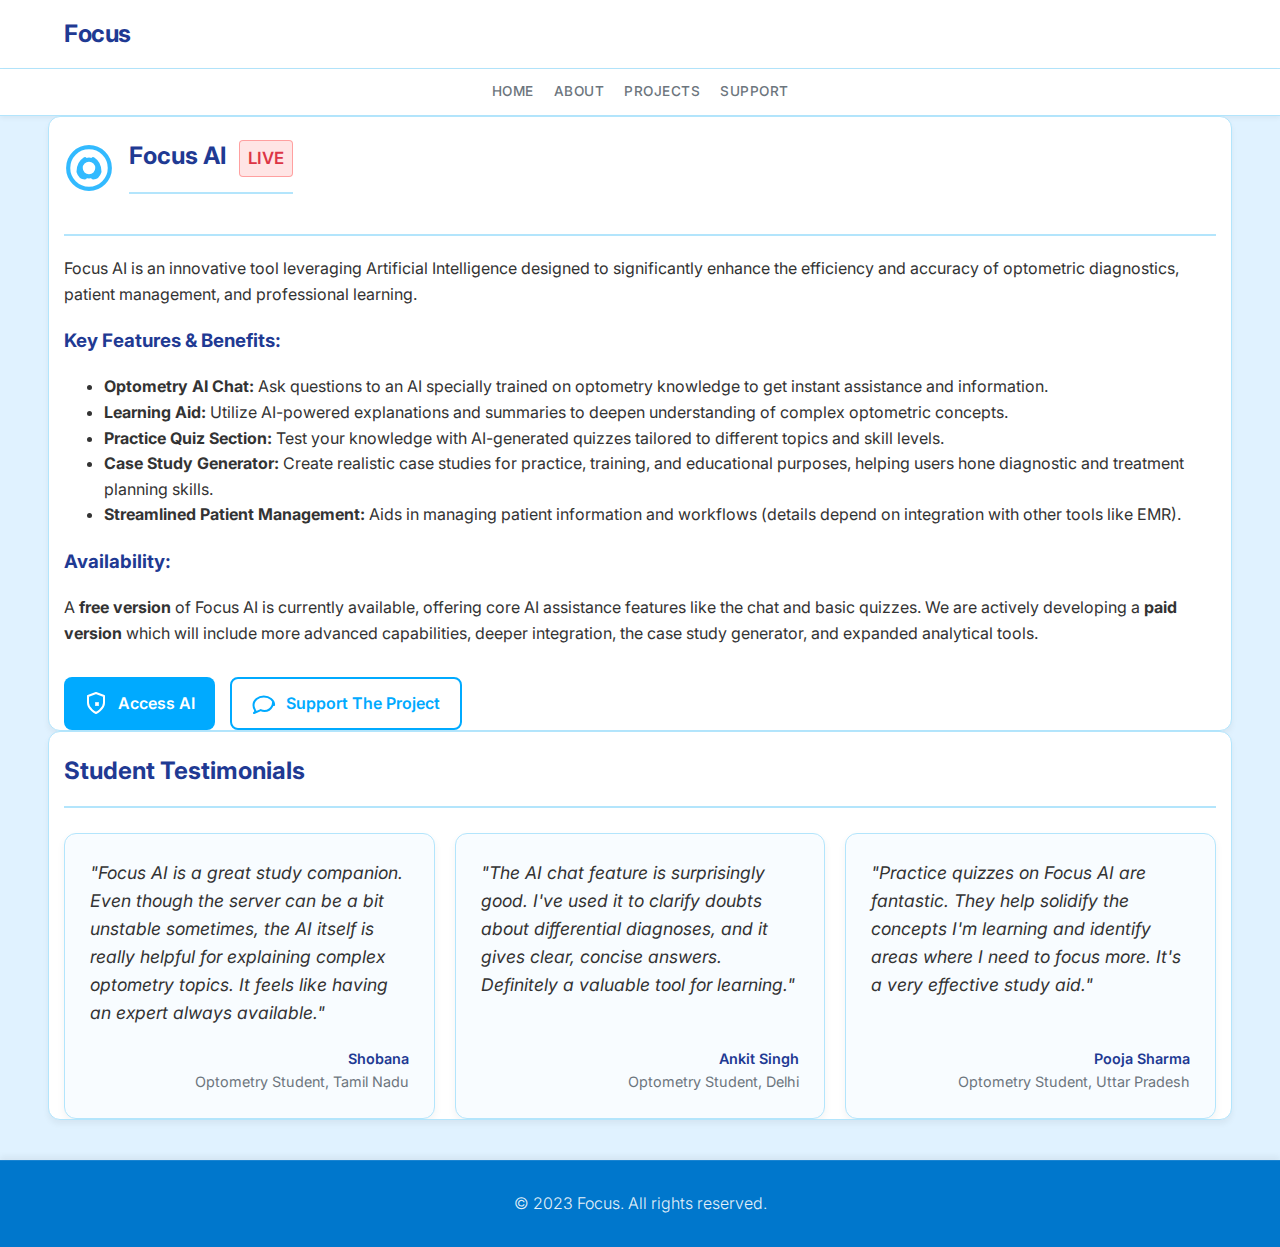
<file: focus-ai.html>
<!DOCTYPE html>
<html lang="en">
<head>
    <meta charset="UTF-8">
    <meta name="viewport" content="width=device-width, initial-scale=1.0">
    <title>Focus - Focus AI</title>
    <link rel="stylesheet" href="style.css">
    <!-- Link Google Font "Inter" -->
    <link rel="preconnect" href="https://fonts.googleapis.com">
    <link rel="preconnect" href="https://fonts.gstatic.com" crossorigin>
    <link href="https://fonts.googleapis.com/css2?family=Inter:wght@300;400;500;600;700&display=swap" rel="stylesheet">
    <script type="module" src="script.js"></script>
</head>
<body>

    <header>
        <div class="container">
            <div class="header-content">
                <div class="site-info">
                    <h1>Focus</h1>
                </div>
            </div>
        </div>
    </header>

    <div class="tab-navigation">
        <div class="container">
            <a href="index.html" class="tab-link">Home</a>
            <a href="index.html#intro" class="tab-link">About</a>
            <a href="index.html#projects-overview" class="tab-link">Projects</a>
            <a href="support.html" class="tab-link">Support</a>
        </div>
    </div>

    <main>
        <section id="focus-ai" class="project-section container">
            <div class="project-header">
                <!-- Updated SVG icon to match Focus AI -->
                <svg class="project-header-icon" xmlns="http://www.w3.org/2000/svg" viewBox="0 0 24 24" fill="none" stroke="currentColor" stroke-width="2" stroke-linecap="round" stroke-linejoin="round">
                    <path d="M12 2C6.48 2 2 6.48 2 12s4.48 10 10 10 10-4.48 10-10S17.52 2 12 2z"></path>
                    <circle cx="12" cy="12" r="4"></circle>
                    <path d="M10 16.5c-1.3 0-2.5-1-3-2.7 0-2.7 1-4.7 3-6"></path>
                    <path d="M14 16.5c1.3 0 2.5-1 3-2.7 0-2.7-1-4.7-3-6"></path>
                </svg>
                <h2>Focus AI <span class="project-category category-live">Live</span></h2>
            </div>

            <p>Focus AI is an innovative tool leveraging Artificial Intelligence designed to significantly enhance the efficiency and accuracy of optometric diagnostics, patient management, and professional learning.</p>

            <h3>Key Features & Benefits:</h3>
            <ul>
                <li><strong>Optometry AI Chat:</strong> Ask questions to an AI specially trained on optometry knowledge to get instant assistance and information.</li>
                <li><strong>Learning Aid:</strong> Utilize AI-powered explanations and summaries to deepen understanding of complex optometric concepts.</li>
                <li><strong>Practice Quiz Section:</strong> Test your knowledge with AI-generated quizzes tailored to different topics and skill levels.</li>
                <li><strong>Case Study Generator:</strong> Create realistic case studies for practice, training, and educational purposes, helping users hone diagnostic and treatment planning skills.</li>
                <li><strong>Streamlined Patient Management:</strong> Aids in managing patient information and workflows (details depend on integration with other tools like EMR).</li>
            </ul>

            <h3>Availability:</h3>
            <p>A <strong>free version</strong> of Focus AI is currently available, offering core AI assistance features like the chat and basic quizzes. We are actively developing a <strong>paid version</strong> which will include more advanced capabilities, deeper integration, the case study generator, and expanded analytical tools.</p>

            <div class="project-actions">
                <a href="https://focus-ai-lihsm.netlify.app/" class="action-button primary-button">
                    <svg xmlns="http://www.w3.org/2000/svg" width="24" height="24" viewBox="0 0 24 24" fill="none" stroke="currentColor" stroke-width="2" stroke-linecap="round" stroke-linejoin="round">
                        <path d="M12 22s8-4 8-10V5l-8-3-8 3v7c0 6 8 10 8 10z"></path>
                        <path d="M12 14l2-2"></path>
                        <path d="M12 12l2 2"></path>
                    </svg>
                    Access AI
                </a>
                <a href="support.html" class="action-button secondary-button">
                    <svg xmlns="http://www.w3.org/2000/svg" width="24" height="24" viewBox="0 0 24 24" fill="none" stroke="currentColor" stroke-width="2" stroke-linecap="round" stroke-linejoin="round">
                        <path d="M21 11.5a8.38 8.38 0 0 1-.9 3.8 8.5 8.5 0 0 1-7.6 4.7 8.38 8.38 0 0 1-3.8-.9L2 22l1.7-1.7c-.39-.43-.65-.89-.75-1.36a8.5 8.5 0 0 1-1.44-4.9c0-4.65 4.6-8.5 10.3-8.5s10.3 3.85 10.3 8.5z"></path>
                    </svg>
                    Support The Project
                </a>
            </div>
        </section>

        <section id="student-testimonials" class="container">
            <h2>Student Testimonials</h2>
            <div class="testimonials-grid">
                <div class="testimonial-card">
                    <div class="testimonial-quote">
                        "Focus AI is a great study companion. Even though the server can be a bit unstable sometimes, the AI itself is really helpful for explaining complex optometry topics. It feels like having an expert always available."
                    </div>
                    <div class="testimonial-author">
                        <span class="author-name">Shobana</span>
                        <span class="author-details">Optometry Student, Tamil Nadu</span>
                    </div>
                </div>
                <div class="testimonial-card">
                    <div class="testimonial-quote">
                        "The AI chat feature is surprisingly good. I've used it to clarify doubts about differential diagnoses, and it gives clear, concise answers. Definitely a valuable tool for learning."
                    </div>
                    <div class="testimonial-author">
                        <span class="author-name">Ankit Singh</span>
                        <span class="author-details">Optometry Student, Delhi</span>
                    </div>
                </div>
                <div class="testimonial-card">
                    <div class="testimonial-quote">
                        "Practice quizzes on Focus AI are fantastic. They help solidify the concepts I'm learning and identify areas where I need to focus more. It's a very effective study aid."
                    </div>
                    <div class="testimonial-author">
                        <span class="author-name">Pooja Sharma</span>
                        <span class="author-details">Optometry Student, Uttar Pradesh</span>
                    </div>
                </div>
            </div>
        </section>
    </main>

    <footer>
        <div class="container">
            <p>&copy; 2023 Focus. All rights reserved.</p>
        </div>
    </footer>

</body>
</html>
</file>
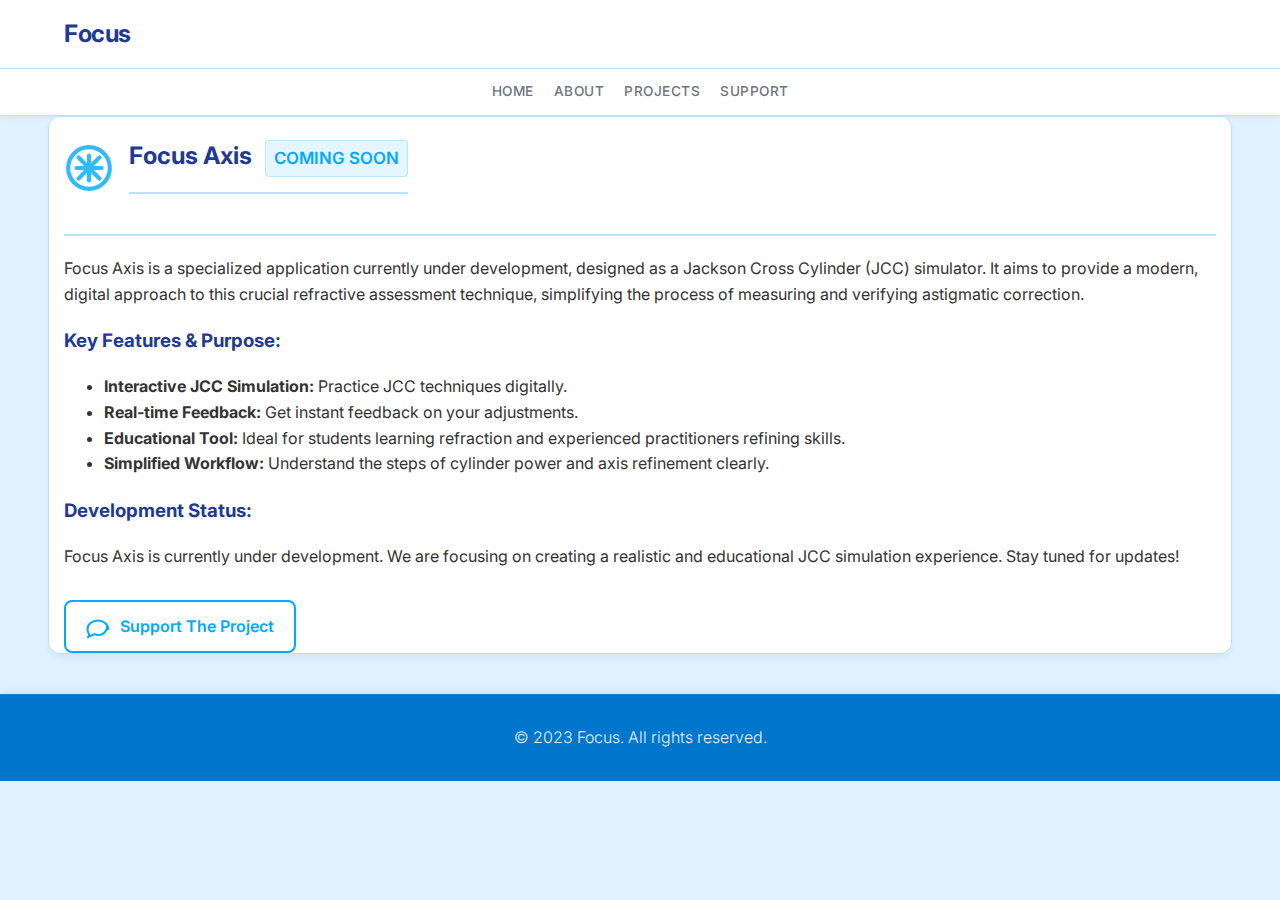
<file: focus-axis.html>
<!DOCTYPE html>
<html lang="en">
<head>
    <meta charset="UTF-8">
    <meta name="viewport" content="width=device-width, initial-scale=1.0">
    <title>Focus - Focus Axis</title>
    <link rel="stylesheet" href="style.css">
    <!-- Link Google Font "Inter" -->
    <link rel="preconnect" href="https://fonts.googleapis.com">
    <link rel="preconnect" href="https://fonts.gstatic.com" crossorigin>
    <link href="https://fonts.googleapis.com/css2?family=Inter:wght@300;400;500;600;700&display=swap" rel="stylesheet">
    <script type="module" src="script.js"></script>
</head>
<body>

    <header>
        <div class="container">
            <div class="header-content">
                <div class="site-info">
                    <h1>Focus</h1>
                </div>
            </div>
        </div>
    </header>

    <div class="tab-navigation">
        <div class="container">
            <a href="index.html" class="tab-link">Home</a>
            <a href="index.html#intro" class="tab-link">About</a>
            <a href="index.html#projects-overview" class="tab-link">Projects</a>
            <a href="support.html" class="tab-link">Support</a>
        </div>
    </div>

    <main>
        <section id="focus-axis" class="project-section container">
            <div class="project-header">
                <!-- Updated SVG icon to match Focus Axis -->
                <svg class="project-header-icon" xmlns="http://www.w3.org/2000/svg" viewBox="0 0 24 24" fill="none" stroke="currentColor" stroke-width="2" stroke-linecap="round" stroke-linejoin="round">
                    <circle cx="12" cy="12" r="10"></circle>
                    <line x1="6" y1="12" x2="18" y2="12"></line>
                    <line x1="12" y1="6" x2="12" y2="18"></line>
                    <line x1="17" y1="7" x2="7" y2="17"></line>
                    <line x1="7" y1="7" x2="17" y2="17"></line>
                </svg>
                <h2>Focus Axis <span class="project-category category-upcoming">Coming Soon</span></h2>
            </div>
            <p>Focus Axis is a specialized application currently under development, designed as a Jackson Cross Cylinder (JCC) simulator. It aims to provide a modern, digital approach to this crucial refractive assessment technique, simplifying the process of measuring and verifying astigmatic correction.</p>

            <h3>Key Features & Purpose:</h3>
            <ul>
                <li><strong>Interactive JCC Simulation:</strong> Practice JCC techniques digitally.</li>
                <li><strong>Real-time Feedback:</strong> Get instant feedback on your adjustments.</li>
                <li><strong>Educational Tool:</strong> Ideal for students learning refraction and experienced practitioners refining skills.</li>
                <li><strong>Simplified Workflow:</strong> Understand the steps of cylinder power and axis refinement clearly.</li>
            </ul>

            <h3>Development Status:</h3>
            <p>Focus Axis is currently under development. We are focusing on creating a realistic and educational JCC simulation experience. Stay tuned for updates!</p>

            <div class="project-actions">
                <a href="support.html" class="action-button secondary-button">
                   <svg xmlns="http://www.w3.org/2000/svg" width="24" height="24" viewBox="0 0 24 24" fill="none" stroke="currentColor" stroke-width="2" stroke-linecap="round" stroke-linejoin="round">
                       <path d="M21 11.5a8.38 8.38 0 0 1-.9 3.8 8.5 8.5 0 0 1-7.6 4.7 8.38 8.38 0 0 1-3.8-.9L2 22l1.7-1.7c-.39-.43-.65-.89-.75-1.36a8.5 8.5 0 0 1-1.44-4.9c0-4.65 4.6-8.5 10.3-8.5s10.3 3.85 10.3 8.5z"></path>
                   </svg>
                   Support The Project
               </a>
           </div>
        </section>
    </main>

    <footer>
        <div class="container">
            <p>&copy; 2023 Focus. All rights reserved.</p>
        </div>
    </footer>

</body>
</html>
</file>
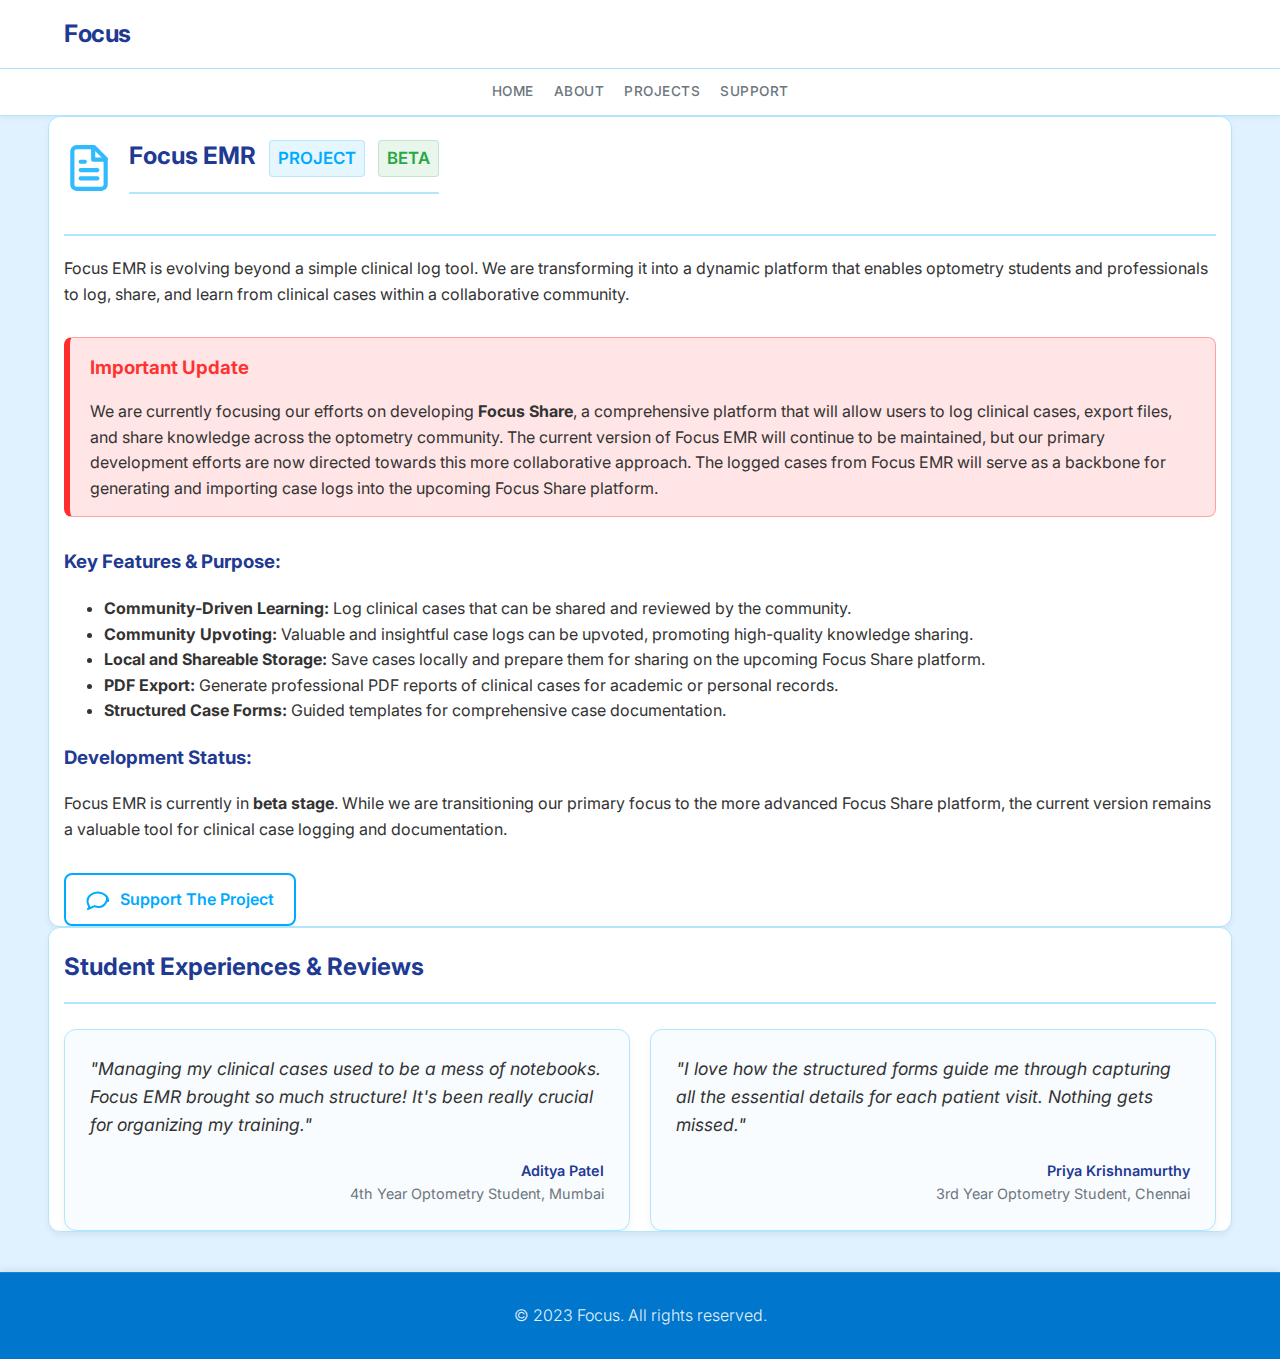
<file: focus-emr.html>
<!DOCTYPE html>
<html lang="en">
<head>
    <meta charset="UTF-8">
    <meta name="viewport" content="width=device-width, initial-scale=1.0">
    <title>Focus - Focus EMR</title>
    <link rel="stylesheet" href="style.css">
    <!-- Link Google Font "Inter" -->
    <link rel="preconnect" href="https://fonts.googleapis.com">
    <link rel="preconnect" href="https://fonts.gstatic.com" crossorigin>
    <link href="https://fonts.googleapis.com/css2?family=Inter:wght@300;400;500;600;700&display=swap" rel="stylesheet">
    <script type="module" src="script.js"></script>
</head>
<body>

    <header>
        <div class="container">
            <div class="header-content">
                <div class="site-info">
                    <h1>Focus</h1>
                </div>
            </div>
        </div>
    </header>

    <div class="tab-navigation">
        <div class="container">
            <a href="index.html" class="tab-link">Home</a>
            <a href="index.html#intro" class="tab-link">About</a>
            <a href="index.html#projects-overview" class="tab-link">Projects</a>
            <a href="support.html" class="tab-link">Support</a>
        </div>
    </div>

    <main>
        <section id="focus-emr" class="project-section container">
            <div class="project-header">
                <!-- Updated SVG icon to match Focus EMR on index.html -->
                <svg class="project-header-icon" xmlns="http://www.w3.org/2000/svg" viewBox="0 0 24 24" fill="none" stroke="currentColor" stroke-width="2" stroke-linecap="round" stroke-linejoin="round"><path d="M14.5 2H6a2 2 0 0 0-2 2v16a2 2 0 0 0 2 2h12a2 2 0 0 0 2-2V7.5L14.5 2z"></path><polyline points="14 2 14 8 20 8"></polyline><line x1="16" y1="13" x2="8" y2="13"></line><line x1="16" y1="17" x2="8" y2="17"></line><line x1="10" y1="9" x2="8" y2="9"></line></svg>
                <h2>Focus EMR <span class="project-category category-project">Project</span> <span class="project-category category-beta">Beta</span></h2>
            </div>
            <p>Focus EMR is evolving beyond a simple clinical log tool. We are transforming it into a dynamic platform that enables optometry students and professionals to log, share, and learn from clinical cases within a collaborative community.</p>

            <div class="important-note">
                <h3>Important Update</h3>
                <p>We are currently focusing our efforts on developing <strong>Focus Share</strong>, a comprehensive platform that will allow users to log clinical cases, export files, and share knowledge across the optometry community. The current version of Focus EMR will continue to be maintained, but our primary development efforts are now directed towards this more collaborative approach. The logged cases from Focus EMR will serve as a backbone for generating and importing case logs into the upcoming Focus Share platform.</p>
            </div>

            <h3>Key Features & Purpose:</h3>
            <ul>
                <li><strong>Community-Driven Learning:</strong> Log clinical cases that can be shared and reviewed by the community.</li>
                <li><strong>Community Upvoting:</strong> Valuable and insightful case logs can be upvoted, promoting high-quality knowledge sharing.</li>
                <li><strong>Local and Shareable Storage:</strong> Save cases locally and prepare them for sharing on the upcoming Focus Share platform.</li>
                <li><strong>PDF Export:</strong> Generate professional PDF reports of clinical cases for academic or personal records.</li>
                <li><strong>Structured Case Forms:</strong> Guided templates for comprehensive case documentation.</li>
            </ul>

            <h3>Development Status:</h3>
            <p>Focus EMR is currently in <strong>beta stage</strong>. While we are transitioning our primary focus to the more advanced Focus Share platform, the current version remains a valuable tool for clinical case logging and documentation.</p>

             <div class="project-actions">
                 <!-- No Access tool button as it's in Beta and linked from elsewhere maybe -->
                 <a href="support.html" class="action-button secondary-button">
                    <svg xmlns="http://www.w3.org/2000/svg" width="24" height="24" viewBox="0 0 24 24" fill="none" stroke="currentColor" stroke-width="2" stroke-linecap="round" stroke-linejoin="round">
                        <path d="M21 11.5a8.38 8.38 0 0 1-.9 3.8 8.5 8.5 0 0 1-7.6 4.7 8.38 8.38 0 0 1-3.8-.9L2 22l1.7-1.7c-.39-.43-.65-.89-.75-1.36a8.5 8.5 0 0 1-1.44-4.9c0-4.65 4.6-8.5 10.3-8.5s10.3 3.85 10.3 8.5z"></path>
                    </svg>
                    Support The Project
                </a>
            </div>
        </section>

        <section id="student-experiences" class="container">
            <h2>Student Experiences & Reviews</h2>
            <div class="testimonials-grid">
                <div class="testimonial-card">
                    <div class="testimonial-quote">
                        "Managing my clinical cases used to be a mess of notebooks. Focus EMR brought so much structure! It's been really crucial for organizing my training."
                    </div>
                    <div class="testimonial-author">
                        <span class="author-name">Aditya Patel</span>
                        <span class="author-details">4th Year Optometry Student, Mumbai</span>
                    </div>
                </div>
                <div class="testimonial-card">
                    <div class="testimonial-quote">
                        "I love how the structured forms guide me through capturing all the essential details for each patient visit. Nothing gets missed."
                    </div>
                    <div class="testimonial-author">
                        <span class="author-name">Priya Krishnamurthy</span>
                        <span class="author-details">3rd Year Optometry Student, Chennai</span>
                    </div>
                </div>
            </div>
        </section>
    </main>

    <footer>
        <div class="container">
            <p>&copy; 2023 Focus. All rights reserved.</p>
        </div>
    </footer>

</body>
</html>
</file>
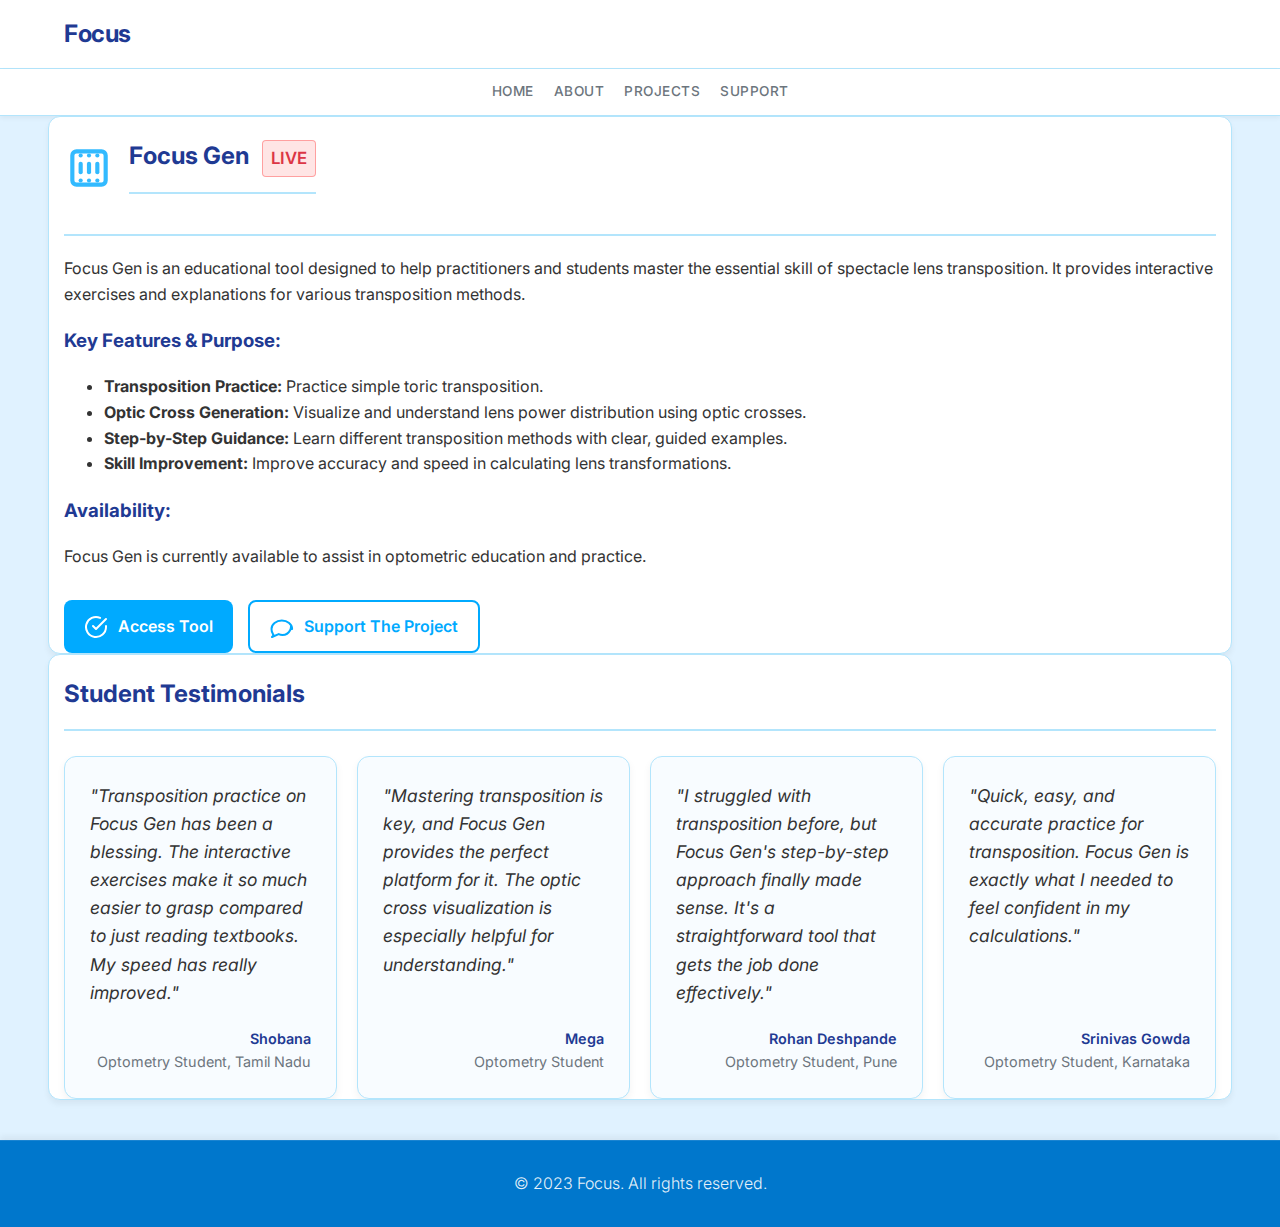
<file: focus-gen.html>
<!DOCTYPE html>
<html lang="en">
<head>
    <meta charset="UTF-8">
    <meta name="viewport" content="width=device-width, initial-scale=1.0">
    <title>Focus - Focus Gen</title>
    <link rel="stylesheet" href="style.css">
    <!-- Link Google Font "Inter" -->
    <link rel="preconnect" href="https://fonts.googleapis.com">
    <link rel="preconnect" href="https://fonts.gstatic.com" crossorigin>
    <link href="https://fonts.googleapis.com/css2?family=Inter:wght@300;400;500;600;700&display=swap" rel="stylesheet">
    <script type="module" src="script.js"></script>
</head>
<body>

    <header>
        <div class="container">
            <div class="header-content">
                <div class="site-info">
                    <h1>Focus</h1>
                </div>
            </div>
        </div>
    </header>

    <div class="tab-navigation">
        <div class="container">
            <a href="index.html" class="tab-link">Home</a>
            <a href="index.html#intro" class="tab-link">About</a>
            <a href="index.html#projects-overview" class="tab-link">Projects</a>
            <a href="support.html" class="tab-link">Support</a>
        </div>
    </div>

    <main>
        <section id="focus-gen" class="project-section container">
            <div class="project-header">
                <!-- Updated SVG icon to match Focus Gen on index.html -->
                <svg class="project-header-icon" xmlns="http://www.w3.org/2000/svg" viewBox="0 0 24 24" fill="none" stroke="currentColor" stroke-width="2" stroke-linecap="round" stroke-linejoin="round">
                    <rect x="4" y="4" width="16" height="16" rx="2" ry="2"></rect>
                    <line x1="8" y1="14" x2="8" y2="10"></line>
                    <line x1="12" y1="14" x2="12" y2="10"></line>
                    <line x1="16" y1="14" x2="16" y2="10"></line>
                    <line x1="8" y1="18" x2="8" y2="18"></line>
                    <line x1="12" y1="18" x2="12" y2="18"></line>
                    <line x1="16" y1="18" x2="16" y2="18"></line>
                    <line x1="8" y1="6" x2="8" y2="6"></line>
                    <line x1="12" y1="6" x2="12" y2="6"></line>
                    <line x1="16" y1="6" x2="16" y2="6"></line>
                </svg>
                <h2>Focus Gen <span class="project-category category-live">Live</span></h2>
            </div>

            <p>Focus Gen is an educational tool designed to help practitioners and students master the essential skill of spectacle lens transposition. It provides interactive exercises and explanations for various transposition methods.</p>

            <h3>Key Features & Purpose:</h3>
            <ul>
                <li><strong>Transposition Practice:</strong> Practice simple toric transposition.</li>
                <li><strong>Optic Cross Generation:</strong> Visualize and understand lens power distribution using optic crosses.</li>
                <li><strong>Step-by-Step Guidance:</strong> Learn different transposition methods with clear, guided examples.</li>
                <li><strong>Skill Improvement:</strong> Improve accuracy and speed in calculating lens transformations.</li>
            </ul>

            <h3>Availability:</h3>
            <p>Focus Gen is currently available to assist in optometric education and practice.</p>

            <div class="project-actions">
                <a href="https://focusgen.netlify.app/" class="action-button primary-button">
                    <svg xmlns="http://www.w3.org/2000/svg" width="24" height="24" viewBox="0 0 24 24" fill="none" stroke="currentColor" stroke-width="2" stroke-linecap="round" stroke-linejoin="round">
                        <path d="M22 11.08V12a10 10 0 1 1-5.93-9.14"></path>
                        <polyline points="22 4 12 14.01 9 11.01"></polyline>
                    </svg>
                    Access Tool
                </a>
                <a href="support.html" class="action-button secondary-button">
                    <svg xmlns="http://www.w3.org/2000/svg" width="24" height="24" viewBox="0 0 24 24" fill="none" stroke="currentColor" stroke-width="2" stroke-linecap="round" stroke-linejoin="round">
                        <path d="M21 11.5a8.38 8.38 0 0 1-.9 3.8 8.5 8.5 0 0 1-7.6 4.7 8.38 8.38 0 0 1-3.8-.9L2 22l1.7-1.7c-.39-.43-.65-.89-.75-1.36a8.5 8.5 0 0 1-1.44-4.9c0-4.65 4.6-8.5 10.3-8.5s10.3 3.85 10.3 8.5z"></path>
                    </svg>
                    Support The Project
                </a>
            </div>
        </section>

        <section id="student-testimonials" class="container">
            <h2>Student Testimonials</h2>
            <div class="testimonials-grid">
                <div class="testimonial-card">
                    <div class="testimonial-quote">
                        "Transposition practice on Focus Gen has been a blessing. The interactive exercises make it so much easier to grasp compared to just reading textbooks. My speed has really improved."
                    </div>
                    <div class="testimonial-author">
                        <span class="author-name">Shobana</span>
                        <span class="author-details">Optometry Student, Tamil Nadu</span>
                    </div>
                </div>
                <div class="testimonial-card">
                    <div class="testimonial-quote">
                        "Mastering transposition is key, and Focus Gen provides the perfect platform for it. The optic cross visualization is especially helpful for understanding."
                    </div>
                    <div class="testimonial-author">
                        <span class="author-name">Mega</span>
                        <span class="author-details">Optometry Student</span>
                    </div>
                </div>
                <div class="testimonial-card">
                    <div class="testimonial-quote">
                        "I struggled with transposition before, but Focus Gen's step-by-step approach finally made sense. It's a straightforward tool that gets the job done effectively."
                    </div>
                    <div class="testimonial-author">
                        <span class="author-name">Rohan Deshpande</span>
                        <span class="author-details">Optometry Student, Pune</span>
                    </div>
                </div>
                <div class="testimonial-card">
                    <div class="testimonial-quote">
                        "Quick, easy, and accurate practice for transposition. Focus Gen is exactly what I needed to feel confident in my calculations."
                    </div>
                    <div class="testimonial-author">
                        <span class="author-name">Srinivas Gowda</span>
                        <span class="author-details">Optometry Student, Karnataka</span>
                    </div>
                </div>
            </div>
        </section>
    </main>

    <footer>
        <div class="container">
            <p>&copy; 2023 Focus. All rights reserved.</p>
        </div>
    </footer>

</body>
</html>
</file>
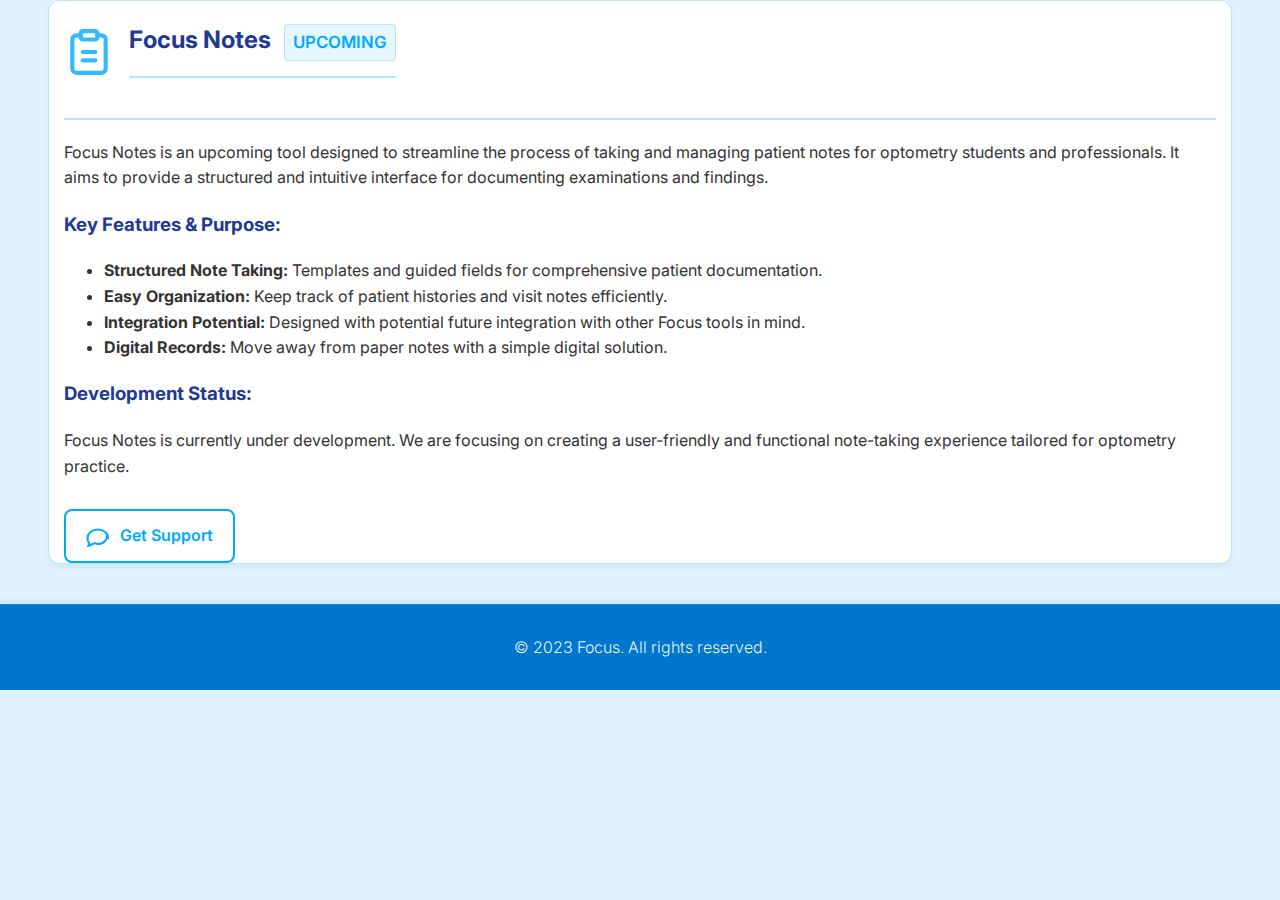
<file: focus-notes.html>
<!DOCTYPE html>
<html lang="en">
<head>
    <meta charset="UTF-8">
    <meta name="viewport" content="width=device-width, initial-scale=1.0">
    <title>Focus - Focus Notes</title>
    <link rel="stylesheet" href="style.css">
    <!-- Link Google Font "Inter" -->
    <link rel="preconnect" href="https://fonts.googleapis.com">
    <link rel="preconnect" href="https://fonts.gstatic.com" crossorigin>
    <link href="https://fonts.googleapis.com/css2?family=Inter:wght@300;400;500;600;700&display=swap" rel="stylesheet">
    <script type="module" src="script.js"></script>
</head>
<body>
    <main>
        <section id="focus-notes" class="project-section container">
            <div class="project-header">
                <!-- Updated SVG icon to match Focus Notes -->
                <svg class="project-header-icon" xmlns="http://www.w3.org/2000/svg" viewBox="0 0 24 24" fill="none" stroke="currentColor" stroke-width="2" stroke-linecap="round" stroke-linejoin="round"><path d="M16 4h2a2 2 0 0 1 2 2v14a2 2 0 0 1-2 2H6a2 2 0 0 1-2-2V6a2 2 0 0 1 2-2h2"></path><rect x="8" y="2" width="8" height="4" rx="1" ry="1"></rect><line x1="9" y1="12" x2="15" y2="12"></line><line x1="9" y1="16" x2="15" y2="16"></line></svg>
                <h2>Focus Notes <span class="project-category category-upcoming">Upcoming</span></h2>
            </div>
            <p>Focus Notes is an upcoming tool designed to streamline the process of taking and managing patient notes for optometry students and professionals. It aims to provide a structured and intuitive interface for documenting examinations and findings.</p>

            <h3>Key Features & Purpose:</h3>
            <ul>
                <li><strong>Structured Note Taking:</strong> Templates and guided fields for comprehensive patient documentation.</li>
                <li><strong>Easy Organization:</strong> Keep track of patient histories and visit notes efficiently.</li>
                <li><strong>Integration Potential:</strong> Designed with potential future integration with other Focus tools in mind.</li>
                <li><strong>Digital Records:</strong> Move away from paper notes with a simple digital solution.</li>
            </ul>

            <h3>Development Status:</h3>
            <p>Focus Notes is currently under development. We are focusing on creating a user-friendly and functional note-taking experience tailored for optometry practice.</p>

            <!-- Removed Visit and Learn More button as it's an upcoming project -->
             <div class="project-actions">
                <a href="support.html" class="action-button secondary-button">
                   <svg xmlns="http://www.w3.org/2000/svg" width="24" height="24" viewBox="0 0 24 24" fill="none" stroke="currentColor" stroke-width="2" stroke-linecap="round" stroke-linejoin="round">
                       <path d="M21 11.5a8.38 8.38 0 0 1-.9 3.8 8.5 8.5 0 0 1-7.6 4.7 8.38 8.38 0 0 1-3.8-.9L2 22l1.7-1.7c-.39-.43-.65-.89-.75-1.36a8.5 8.5 0 0 1-1.44-4.9c0-4.65 4.6-8.5 10.3-8.5s10.3 3.85 10.3 8.5z"></path>
                   </svg>
                   Get Support
               </a>
           </div>
        </section>
    </main>

    <footer>
        <div class="container">
            <p>&copy; 2023 Focus. All rights reserved.</p>
        </div>
    </footer>
</body>
</html>
</file>
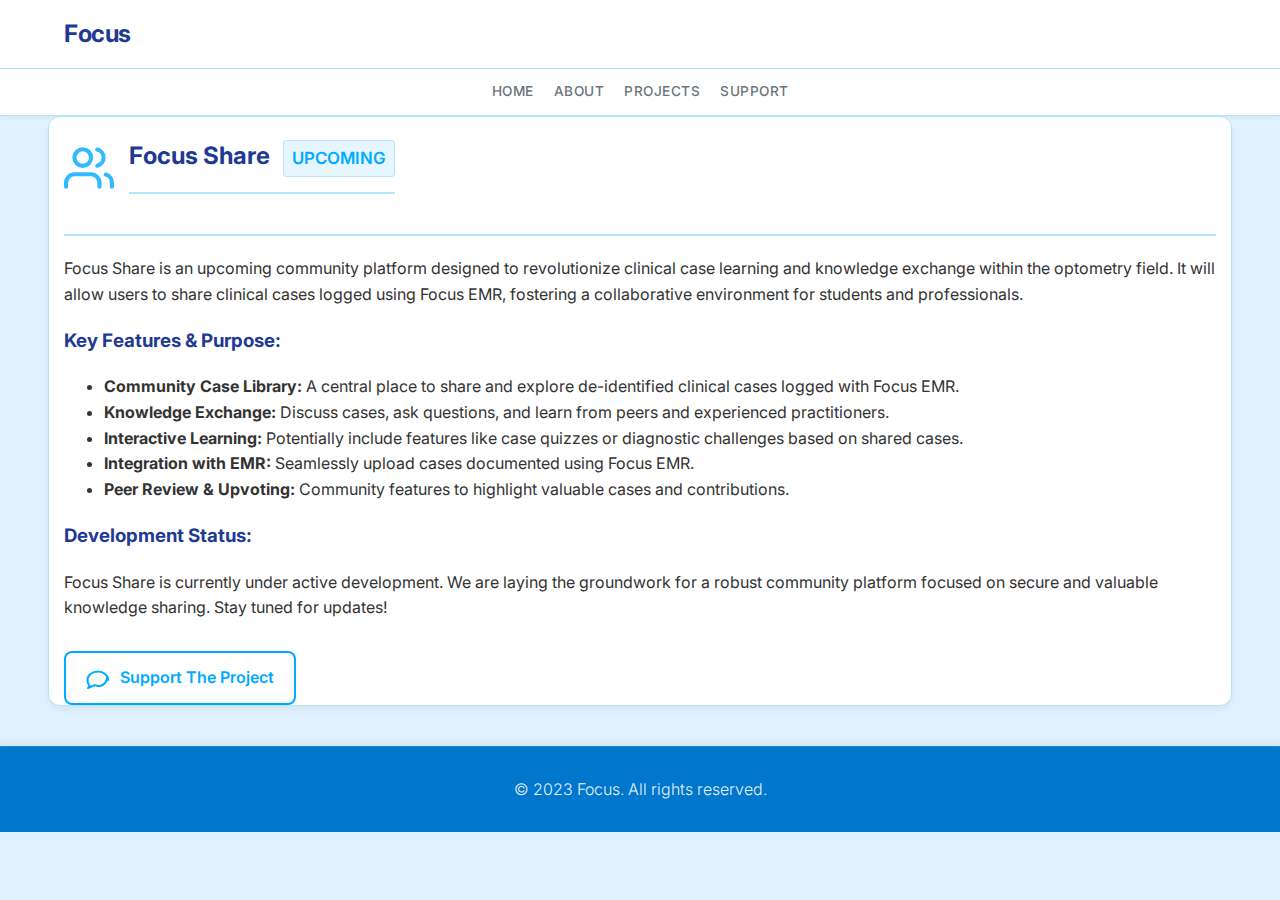
<file: focus-share.html>
<!DOCTYPE html>
<html lang="en">
<head>
    <meta charset="UTF-8">
    <meta name="viewport" content="width=device-width, initial-scale=1.0">
    <title>Focus - Focus Share</title>
    <link rel="stylesheet" href="style.css">
    <!-- Link Google Font "Inter" -->
    <link rel="preconnect" href="https://fonts.googleapis.com">
    <link rel="preconnect" href="https://fonts.gstatic.com" crossorigin>
    <link href="https://fonts.googleapis.com/css2?family=Inter:wght@300;400;500;600;700&display=swap" rel="stylesheet">
    <script type="module" src="script.js"></script>
</head>
<body>

    <header>
        <div class="container">
            <div class="header-content">
                <div class="site-info">
                    <h1>Focus</h1>
                </div>
            </div>
        </div>
    </header>

    <div class="tab-navigation">
        <div class="container">
            <a href="index.html" class="tab-link">Home</a>
            <a href="index.html#intro" class="tab-link">About</a>
            <a href="index.html#projects-overview" class="tab-link">Projects</a>
            <a href="support.html" class="tab-link">Support</a>
        </div>
    </div>

    <main>
        <section id="focus-share" class="project-section container">
            <div class="project-header">
                <!-- SVG icon for Focus Share (Community/Users) -->
                <svg class="project-header-icon" xmlns="http://www.w3.org/2000/svg" viewBox="0 0 24 24" fill="none" stroke="currentColor" stroke-width="2" stroke-linecap="round" stroke-linejoin="round">
                    <path d="M17 21v-2a4 4 0 0 0-4-4H5a4 4 0 0 0-4 4v2"></path>
                    <circle cx="9" cy="7" r="4"></circle>
                    <path d="M23 21v-2a4 4 0 0 0-3-3.87"></path>
                    <path d="M16 3.13a4 4 0 0 1 0 7.75"></path>
                </svg>
                <h2>Focus Share <span class="project-category category-upcoming">Upcoming</span></h2>
            </div>
            <p>Focus Share is an upcoming community platform designed to revolutionize clinical case learning and knowledge exchange within the optometry field. It will allow users to share clinical cases logged using Focus EMR, fostering a collaborative environment for students and professionals.</p>

            <h3>Key Features & Purpose:</h3>
            <ul>
                <li><strong>Community Case Library:</strong> A central place to share and explore de-identified clinical cases logged with Focus EMR.</li>
                <li><strong>Knowledge Exchange:</strong> Discuss cases, ask questions, and learn from peers and experienced practitioners.</li>
                <li><strong>Interactive Learning:</strong> Potentially include features like case quizzes or diagnostic challenges based on shared cases.</li>
                <li><strong>Integration with EMR:</strong> Seamlessly upload cases documented using Focus EMR.</li>
                <li><strong>Peer Review & Upvoting:</strong> Community features to highlight valuable cases and contributions.</li>
            </ul>

            <h3>Development Status:</h3>
            <p>Focus Share is currently under active development. We are laying the groundwork for a robust community platform focused on secure and valuable knowledge sharing. Stay tuned for updates!</p>

            <div class="project-actions">
                <a href="support.html" class="action-button secondary-button">
                   <svg xmlns="http://www.w3.org/2000/svg" width="24" height="24" viewBox="0 0 24 24" fill="none" stroke="currentColor" stroke-width="2" stroke-linecap="round" stroke-linejoin="round">
                       <path d="M21 11.5a8.38 8.38 0 0 1-.9 3.8 8.5 8.5 0 0 1-7.6 4.7 8.38 8.38 0 0 1-3.8-.9L2 22l1.7-1.7c-.39-.43-.65-.89-.75-1.36a8.5 8.5 0 0 1-1.44-4.9c0-4.65 4.6-8.5 10.3-8.5s10.3 3.85 10.3 8.5z"></path>
                   </svg>
                   Support The Project
               </a>
           </div>
        </section>
    </main>

    <footer>
        <div class="container">
            <p>&copy; 2023 Focus. All rights reserved.</p>
        </div>
    </footer>

</body>
</html>
</file>
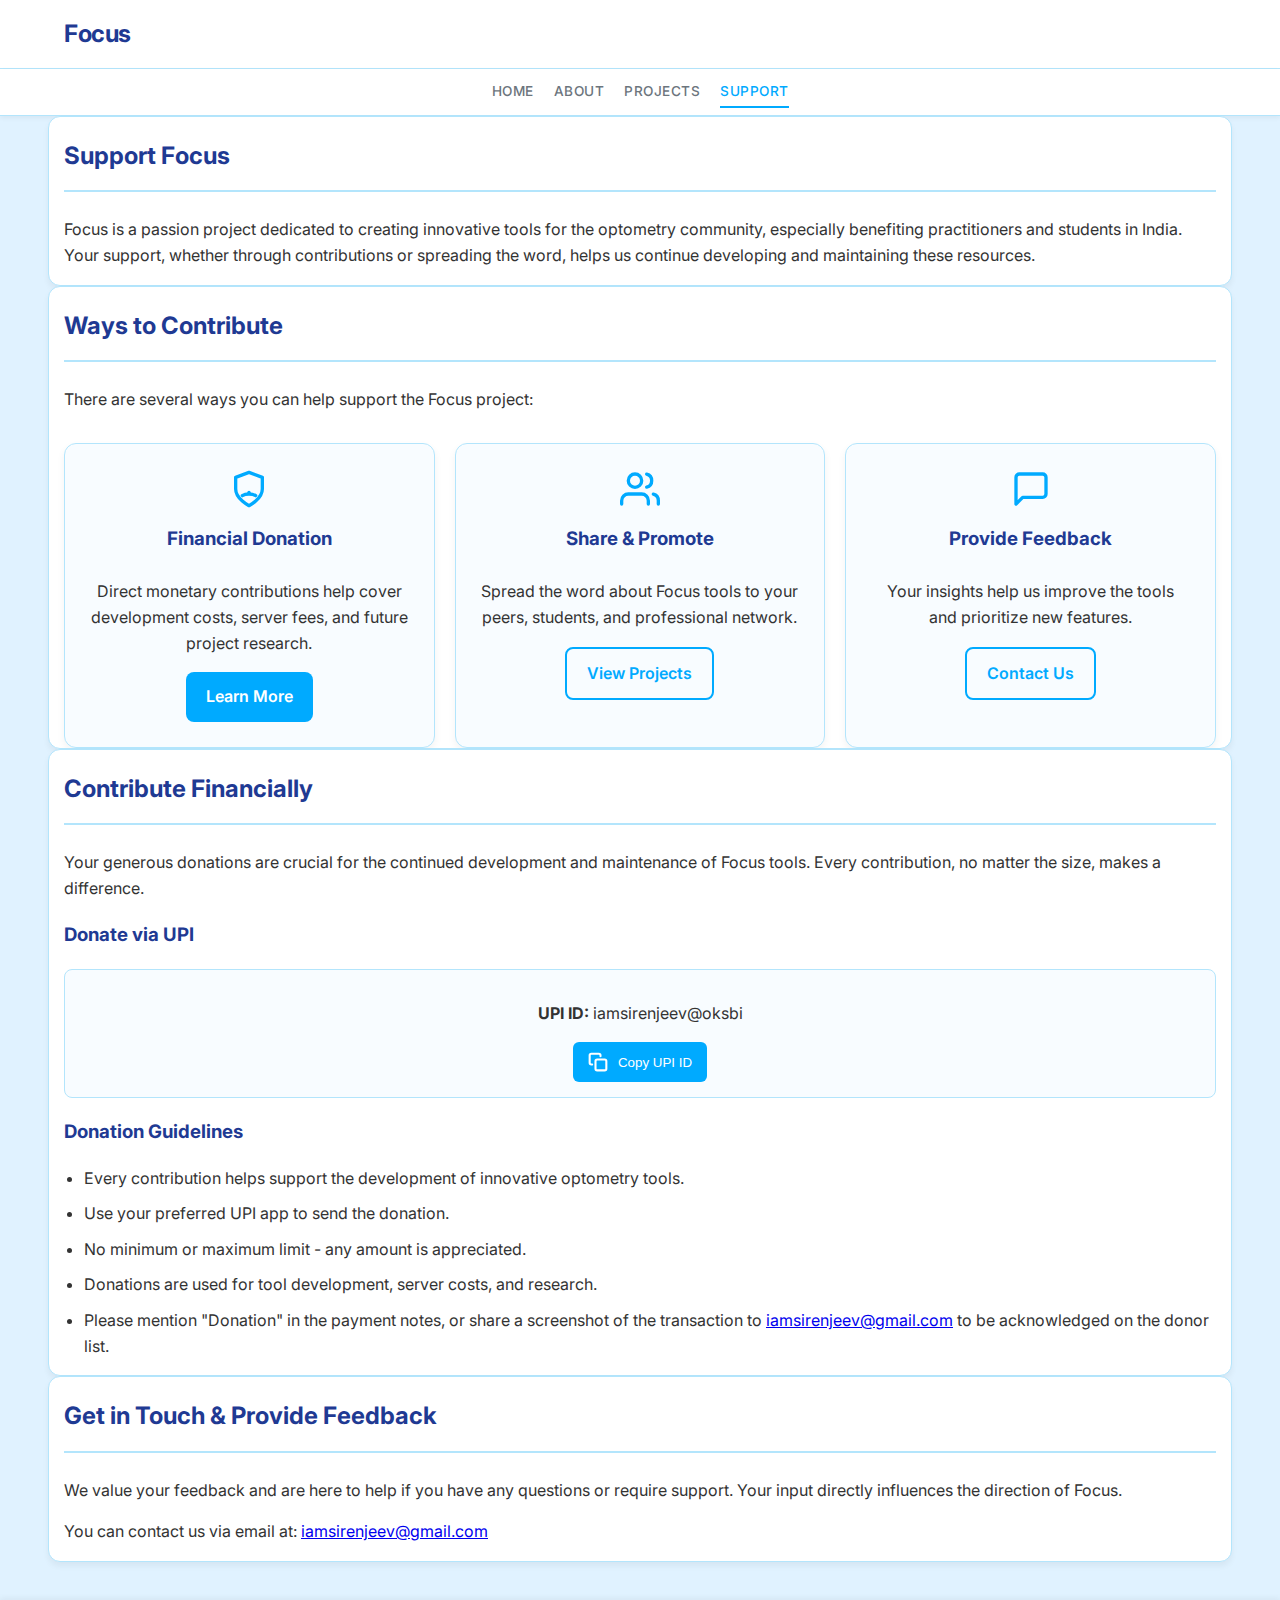
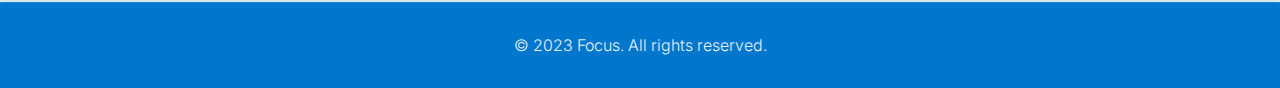
<file: support.html>
<!DOCTYPE html>
<html lang="en">
<head>
    <meta charset="UTF-8">
    <meta name="viewport" content="width=device-width, initial-scale=1.0">
    <title>Focus - Support & Contributions</title>
    <link rel="stylesheet" href="style.css">
    <!-- Link Google Font "Inter" -->
    <link rel="preconnect" href="https://fonts.googleapis.com">
    <link rel="preconnect" href="https://fonts.gstatic.com" crossorigin>
    <link href="https://fonts.googleapis.com/css2?family=Inter:wght@300;400;500;600;700&display=swap" rel="stylesheet">
    <script type="module" src="script.js"></script>
</head>
<body>

    <header>
        <div class="container">
            <div class="header-content">
                <div class="site-info">
                    <h1>Focus</h1>
                </div>
            </div>
        </div>
    </header>

    <div class="tab-navigation">
        <div class="container">
            <a href="index.html" class="tab-link">Home</a>
            <a href="index.html#intro" class="tab-link">About</a>
            <a href="index.html#projects-overview" class="tab-link">Projects</a>
            <a href="support.html" class="tab-link current-page">Support</a>
        </div>
    </div>

    <main>
        <section id="support-page-intro" class="container">
            <h2>Support Focus</h2>
            <p>Focus is a passion project dedicated to creating innovative tools for the optometry community, especially benefiting practitioners and students in India. Your support, whether through contributions or spreading the word, helps us continue developing and maintaining these resources.</p>
        </section>

        <section id="contribute-ways" class="container">
            <h2>Ways to Contribute</h2>
            <p>There are several ways you can help support the Focus project:</p>

            <div class="contribution-options">
                <div class="contribution-card">
                     <svg xmlns="http://www.w3.org/2000/svg" width="40" height="40" viewBox="0 0 24 24" fill="none" stroke="currentColor" stroke-width="2" stroke-linecap="round" stroke-linejoin="round">
                        <path d="M12 22s8-4 8-10V5l-8-3-8 3v7c0 6 8 10 8 10z"></path>
                        <line x1="12" y1="14" x2="12" y2="14"></line>
                        <path d="M16 16s-1.5-1-4-1-4 1-4 1"></path>
                     </svg>
                    <h3>Financial Donation</h3>
                    <p>Direct monetary contributions help cover development costs, server fees, and future project research.</p>
                    <a href="#donate-info" class="action-button primary-button small-button">Learn More</a>
                </div>
                 <div class="contribution-card">
                    <svg xmlns="http://www.w3.org/2000/svg" width="40" height="40" viewBox="0 0 24 24" fill="none" stroke="currentColor" stroke-width="2" stroke-linecap="round" stroke-linejoin="round">
                        <path d="M17 21v-2a4 4 0 0 0-4-4H5a4 4 0 0 0-4 4v2"></path>
                        <circle cx="9" cy="7" r="4"></circle>
                        <path d="M23 21v-2a4 4 0 0 0-3-3.87"></path>
                        <path d="M16 3.13a4 4 0 0 1 0 7.75"></path>
                    </svg>
                    <h3>Share & Promote</h3>
                    <p>Spread the word about Focus tools to your peers, students, and professional network.</p>
                     <a href="index.html#projects-overview" class="action-button secondary-button small-button">View Projects</a>
                </div>
                 <div class="contribution-card">
                     <svg xmlns="http://www.w3.org/2000/svg" width="40" height="40" viewBox="0 0 24 24" fill="none" stroke="currentColor" stroke-width="2" stroke-linecap="round" stroke-linejoin="round">
                         <path d="M21 15a2 2 0 0 1-2 2H7l-4 4V5a2 2 0 0 1 2-2h14a2 2 0 0 1 2 2z"></path>
                     </svg>
                    <h3>Provide Feedback</h3>
                    <p>Your insights help us improve the tools and prioritize new features.</p>
                     <a href="#contact-info" class="action-button secondary-button small-button">Contact Us</a>
                </div>
            </div>
        </section>

         <section id="donate-info" class="container">
            <h2>Contribute Financially</h2>
            <p>Your generous donations are crucial for the continued development and maintenance of Focus tools. Every contribution, no matter the size, makes a difference.</p>
             <div class="donation-info-section">
                 <div class="donation-upi">
                     <h3>Donate via UPI</h3>
                     <div class="upi-details">
                         <p><strong>UPI ID:</strong> iamsirenjeev@oksbi</p>
                         <button id="copy-upi" class="copy-button">
                             <svg xmlns="http://www.w3.org/2000/svg" width="20" height="20" viewBox="0 0 24 24" fill="none" stroke="currentColor" stroke-width="2" stroke-linecap="round" stroke-linejoin="round">
                                 <rect x="9" y="9" width="13" height="13" rx="2" ry="2"></rect>
                                 <path d="M5 15H4a2 2 0 0 1-2-2V4a2 2 0 0 1 2-2h9a2 2 0 0 1 2 2v1"></path>
                             </svg>
                             Copy UPI ID
                         </button>
                     </div>
                 </div>
                 <div class="donation-guidelines">
                     <h3>Donation Guidelines</h3>
                     <ul>
                         <li>Every contribution helps support the development of innovative optometry tools.</li>
                         <li>Use your preferred UPI app to send the donation.</li>
                         <li>No minimum or maximum limit - any amount is appreciated.</li>
                         <li>Donations are used for tool development, server costs, and research.</li>
                         <li>Please mention "Donation" in the payment notes, or share a screenshot of the transaction to <a href="mailto:iamsirenjeev@gmail.com">iamsirenjeev@gmail.com</a> to be acknowledged on the donor list.</li>
                     </ul>
                 </div>
             </div>
        </section>

        <section id="contact-info" class="container">
            <h2>Get in Touch & Provide Feedback</h2>
            <p>We value your feedback and are here to help if you have any questions or require support. Your input directly influences the direction of Focus.</p>
            <p>You can contact us via email at: <a href="mailto:iamsirenjeev@gmail.com">iamsirenjeev@gmail.com</a></p>
        </section>

    </main>

    <footer>
        <div class="container">
            <p>&copy; 2023 Focus. All rights reserved.</p>
        </div>
    </footer>

</body>
</html>
</file>
<file: style.css>
body {
    font-family: 'Inter', 'Segoe UI', Tahoma, Geneva, Verdana, sans-serif;
    line-height: 1.6;
    margin: 0;
    background-color: #e0f2ff;
    color: #1f3a93;
    scroll-behavior: smooth;
}

main {
    margin-bottom: 40px;
}

.container {
    width: 90%;
    max-width: 1280px;
    margin: auto;
    overflow: hidden;
    padding: 0 15px;
}

header {
    background-color: #ffffff;
    box-shadow: 0 2px 10px rgba(0,0,0,0.05);
    padding: 15px 0;
    border-bottom: 1px solid #b3e5fc;
}

header .container {
    display: flex;
    justify-content: space-between;
    align-items: center;
}

.site-info h1 {
    margin: 0;
    font-size: 1.5em;
    font-weight: 700;
    color: #1f3a93;
    letter-spacing: -0.5px;
}

.tab-navigation {
    background-color: #ffffff;
    box-shadow: 0 2px 5px rgba(0,0,0,0.05);
    border-bottom: 1px solid #b3e5fc;
}

.tab-navigation .container {
    display: flex;
    justify-content: center;
    gap: 20px;
    padding: 12px 15px;
    flex-wrap: wrap;
}

.tab-link {
    color: #6c757d;
    text-decoration: none;
    font-weight: 500;
    text-transform: uppercase;
    font-size: 0.85em;
    letter-spacing: 0.5px;
    transition: color 0.3s ease;
    position: relative;
}

.tab-link:hover,
.tab-link.current-page {
    color: #00aaff;
}

.tab-link.current-page::after {
    content: '';
    position: absolute;
    bottom: -5px;
    left: 0;
    width: 100%;
    height: 2px;
    background-color: #00aaff;
}

.donate-tab {
    color: #28a745;
    font-weight: 600;
}

#vision-card-section {
    background: linear-gradient(135deg, #ffffff, #e0f2ff);
    border: 1px solid #b3e5fc;
    border-radius: 12px;
    box-shadow: 0 10px 30px rgba(0,0,0,0.08);
    text-align: center;
    padding: 50px 15px;
    margin-top: 30px;
}

.vision-card {
    display: flex;
    flex-direction: column;
    align-items: center;
    gap: 25px;
}

.vision-card-svg {
    width: 100%;
    max-width: 300px;
    height: auto;
    color: #00aaff;
    opacity: 0.9;
    position: relative;
    overflow: hidden;
}

.vision-card-svg circle,
.vision-card-svg path,
.vision-card-svg line {
    z-index: 1;
    position: relative;
}

.vision-card-svg .shine-layer {
    position: absolute;
    top: 0;
    left: 0;
    width: 100%;
    height: 100%;
    pointer-events: none;
    animation: svg-shine 4s infinite linear;
}

@keyframes svg-shine {
    0% { transform: translateX(-100%); }
    100% { transform: translateX(100%); }
}

.pupil.pulse {
    transform-origin: center;
    animation: pulse 2s infinite ease-in-out;
}

@keyframes pulse {
    0% { transform: scale(1); opacity: 0.8; }
    50% { transform: scale(1.05); opacity: 1; }
    100% { transform: scale(1); opacity: 0.8; }
}

.light-ray {
    stroke-dasharray: 500;
    stroke-dashoffset: 500;
    animation: draw-ray 3s ease-in-out infinite;
    animation-delay: 0.5s;
}

@keyframes draw-ray {
    0% { stroke-dashoffset: 500; }
    50% { stroke-dashoffset: 0; }
    100% { stroke-dashoffset: -500; }
}

.radiate-line {
    opacity: 0.6;
    transform-origin: center;
    animation: radiate 2s infinite ease-out;
}

.radiate-line:nth-child(3) { animation-delay: 0.1s; }
.radiate-line:nth-child(4) { animation-delay: 0.2s; }
.radiate-line:nth-child(5) { animation-delay: 0.3s; }
.radiate-line:nth-child(6) { animation-delay: 0.4s; }

@keyframes radiate {
    0% { opacity: 0.6; transform: scale(1); }
    50% { opacity: 1; transform: scale(1.2); }
    100% { opacity: 0.6; transform: scale(1); }
}

.vision-card-text h2 {
    color: #1f3a93;
    margin: 0;
    font-size: 1.8em;
    font-weight: 700;
    letter-spacing: -0.5px;
}

.project-list {
    display: grid;
    grid-template-columns: repeat(auto-fit, minmax(250px, 1fr));
    gap: 20px;
    margin-top: 30px;
}

.project-link {
    display: flex;
    align-items: center;
    background-color: #ffffff;
    border: 1px solid #b3e5fc;
    border-radius: 10px;
    padding: 15px 20px;
    text-decoration: none;
    color: #1f3a93;
    transition: all 0.3s ease;
    box-shadow: 0 4px 6px rgba(0,0,0,0.05);
}

.project-link:hover {
    transform: translateY(-5px);
    box-shadow: 0 6px 12px rgba(0,0,0,0.1);
    border-color: #00aaff;
}

.project-icon {
    width: 30px;
    height: 30px;
    margin-right: 15px;
    stroke: #00aaff;
}

.project-arrow {
    margin-left: auto;
    color: #6c757d;
}

section {
    background-color: #ffffff;
    border: 1px solid #b3e5fc;
    border-radius: 12px;
    box-shadow: 0 4px 6px rgba(0,0,0,0.05);
    padding: 40px;
}

.section-separator {
    width: 100%;
    max-width: 800px;
    height: 1px;
    background-color: #b3e5fc;
    margin: 40px auto;
}

#intro,
#projects-overview,
#user-stats,
#founder,
#donations {
    margin-bottom: 0;
    margin-top: 0;
}

#intro,
#projects-overview,
#user-stats {
    text-align: center;
}

section h2 {
    color: #1f3a93;
    border-bottom: 2px solid #b3e5fc;
    padding-bottom: 15px;
    margin-bottom: 25px;
}

#intro h2,
#projects-overview h2,
#user-stats h2,
#donations h2,
#founder h2,
#vision-card-section h2 {
    text-align: center;
}

footer {
    background-color: #0077cc;
    color: #ffffff;
    padding: 30px 0;
    text-align: center;
    box-shadow: 0 -4px 6px rgba(0,0,0,0.05);
    border-top: 1px solid rgba(255,255,255,0.1);
    margin-top: 40px;
}

footer .container {
    display: flex;
    flex-direction: column;
    align-items: center;
}

footer p {
    margin: 0;
    font-weight: 300;
    opacity: 0.9;
}

.project-link .project-icon {
    width: 30px;
    height: 30px;
    margin-right: 15px;
    stroke: #00aaff;
    stroke-width: 2;
}

.project-link:hover .project-icon {
    stroke: #0077cc;
}

.project-header {
    display: flex;
    align-items: center;
    gap: 15px;
    margin-bottom: 20px;
    border-bottom: 2px solid #b3e5fc;
    padding-bottom: 15px;
}

.project-header-icon {
    width: 50px;
    height: 50px;
    color: #00aaff;
    opacity: 0.8;
}

.project-category {
    display: inline-block;
    padding: 4px 8px;
    border-radius: 4px;
    font-size: 0.7em;
    font-weight: 600;
    margin-left: 8px;
    text-transform: uppercase;
}

.category-project {
    background-color: rgba(0, 170, 255, 0.1);
    color: #00aaff;
    border: 1px solid rgba(0, 170, 255, 0.2);
}

.category-beta {
    background-color: rgba(40, 167, 69, 0.1);
    color: #28a745;
    border: 1px solid rgba(40, 167, 69, 0.2);
}

.category-upcoming {
    background-color: rgba(0, 170, 255, 0.1);
    color: #00aaff;
    border: 1px solid rgba(0, 170, 255, 0.2);
}

.category-live {
    background-color: rgba(255, 0, 0, 0.1);
    color: #dc3545;
    border: 1px solid rgba(255, 0, 0, 0.3);
}

.project-actions {
    display: flex;
    gap: 15px;
    margin-top: 30px;
    flex-wrap: wrap;
}

.action-button {
    display: flex;
    align-items: center;
    gap: 10px;
    padding: 12px 20px;
    text-decoration: none;
    border-radius: 8px;
    font-weight: 600;
    transition: all 0.3s ease;
}

.primary-button {
    background-color: #00aaff;
    color: white;
}

.secondary-button {
    background-color: transparent;
    border: 2px solid #00aaff;
    color: #00aaff;
}

.primary-button:hover {
    background-color: #0077cc;
}

.secondary-button:hover {
    background-color: #00aaff;
    color: white;
}

.action-button svg {
    stroke: currentColor;
}

.primary-button svg {
    stroke: white;
}

.secondary-button svg {
    stroke: #00aaff;
}

.secondary-button:hover svg {
    stroke: white;
}

.donate-button-section {
    background-color: #00aaff;
    color: white;
    overflow: hidden;
    position: relative;
    z-index: 1;
}

.donate-button-section:hover {
    background-color: #0077cc;
}

.donate-button-section svg {
     stroke: white;
}

.donate-button-section::before {
    content: '';
    position: absolute;
    top: 0;
    left: -75%;
    width: 50%;
    height: 100%;
    background: linear-gradient(
        to right,
        rgba(255, 255, 255, 0) 0%,
        rgba(255, 255, 255, 0.3) 75%,
        rgba(255, 255, 255, 0) 100%
    );
    transform: skewX(-25deg);
    z-index: 2;
    animation: shine 3s infinite linear;
}

@keyframes shine {
    0% {
        left: -75%;
    }
    100% {
        left: 125%;
    }
}

.stats-cards {
    display: grid;
    grid-template-columns: repeat(auto-fit, minmax(200px, 1fr));
    gap: 20px;
    margin-top: 30px;
    text-align: center;
}

.stat-card {
    background-color: #ffffff;
    border: 1px solid #b3e5fc;
    border-radius: 10px;
    padding: 20px;
    box-shadow: 0 4px 6px rgba(0,0,0,0.05);
    display: flex;
    flex-direction: column;
    align-items: center;
}

.stat-icon svg {
    width: 40px;
    height: 40px;
    color: #00aaff;
    margin-bottom: 10px;
}

.stat-value {
    font-size: 2em;
    font-weight: 700;
    color: #1f3a93;
    margin-bottom: 5px;
}

.stat-label {
    font-size: 0.9em;
    color: #6c757d;
    text-transform: uppercase;
    letter-spacing: 0.5px;
}

#founder {
    text-align: center;
}

.founder-content {
    display: flex;
    flex-direction: column;
    align-items: center;
    gap: 30px;
}

.founder-image {
    width: 150px;
    height: 150px;
    border-radius: 50%;
    object-fit: cover;
    border: 5px solid #00aaff;
    box-shadow: 0 5px 15px rgba(0,0,0,0.1);
    flex-shrink: 0;
}

#founder p {
    font-size: 1.1em;
    color: #333;
    text-align: left;
    max-width: 700px;
    margin: 0 auto;
}

@media (min-width: 768px) {
    .founder-content {
        flex-direction: row;
        text-align: left;
        gap: 40px;
    }

    #founder p {
        text-align: left;
        margin: 0;
    }
}

#donations {
    text-align: center;
    padding-bottom: 60px;
}

.donor-list {
    margin-top: 20px;
    text-align: left;
    display: inline-block;
    width: 100%;
    max-width: 600px;
    margin-left: auto;
    margin-right: auto;
}

.donor-list table {
    width: 100%;
    border-collapse: collapse;
    background-color: #ffffff;
    border: 1px solid #b3e5fc;
    border-radius: 8px;
    overflow: hidden;
    box-shadow: 0 2px 4px rgba(0,0,0,0.05);
}

.donor-list th, .donor-list td {
    padding: 12px 15px;
    text-align: left;
    border-bottom: 1px solid #e0f2ff;
}

.donor-list th {
    background-color: #00aaff;
    color: white;
    font-weight: 600;
    text-transform: uppercase;
    font-size: 0.9em;
}

.donor-list tbody tr:nth-child(even) {
    background-color: #f8fcff;
}

.donor-list td {
    color: #333;
}

.donor-rank-icon {
    display: none;
}

.total-donations {
    margin-top: 20px;
    font-size: 1.2em;
    font-weight: 600;
    color: #1f3a93;
}

.podium {
    display: flex;
    justify-content: center;
    align-items: flex-end;
    margin-top: 30px;
    gap: 20px;
    margin-bottom: 40px;
}

.podium-item {
    display: flex;
    flex-direction: column;
    align-items: center;
    text-align: center;
    position: relative;
    min-width: 100px;
}

.podium-item .crown-icon {
    width: 40px;
    height: 40px;
    margin-bottom: 10px;
}

.rank-1 .crown-icon {
    color: #ffc107;
}

.rank-2 .crown-icon {
    color: #adb5bd;
}

.rank-3 .crown-icon {
    color: #a0522d;
}

.podium-item .donor-name {
    font-weight: 600;
    color: #1f3a93;
    margin-bottom: 5px;
    display: flex;
    align-items: center;
    gap: 5px;
}

.donor-rank-string {
    font-size: 0.9em;
    font-weight: 500;
    color: #6c757d;
    margin-right: 5px;
}

.podium-item .donation-amount {
    font-size: 0.9em;
    color: #6c757d;
}

.podium-block {
    margin-top: 10px;
    width: 100%;
    min-width: 80px;
    display: flex;
    justify-content: center;
    align-items: center;
    font-size: 1.8em;
    font-weight: 700;
    color: white;
    border-radius: 8px 8px 0 0;
    padding: 15px 0;
}

.podium-gold {
    background-color: #ffc107;
    height: 150px;
}

.podium-silver {
    background-color: #adb5bd;
    height: 120px;
}

.podium-bronze {
    background-color: #a0522d;
    height: 90px;
}

#support ul, #donations ul {
    list-style: disc;
    margin-left: 20px;
    margin-bottom: 20px;
}

#support li, #donations li {
    margin-bottom: 10px;
    color: #333;
}

#donations ul a {
    color: #00aaff;
    text-decoration: none;
}

#donations ul a:hover {
    text-decoration: underline;
}

.donate-button-section svg {
    stroke: white;
}

#student-testimonials, #beta-tester-reviews, #student-experiences {
    margin-bottom: 40px;
}

.testimonials-grid {
    display: grid;
    grid-template-columns: repeat(auto-fit, minmax(250px, 1fr));
    gap: 20px;
}

.testimonial-card {
    background-color: #f8fcff;
    border: 1px solid #b3e5fc;
    border-radius: 12px;
    padding: 25px;
    display: flex;
    flex-direction: column;
    justify-content: space-between;
    box-shadow: 0 4px 8px rgba(0,0,0,0.05);
    transition: transform 0.3s ease, box-shadow 0.3s ease;
}

.testimonial-card:hover {
    transform: translateY(-5px);
    box-shadow: 0 6px 12px rgba(0,0,0,0.1);
}

.testimonial-quote {
    font-size: 1.1em;
    font-style: italic;
    color: #333;
    margin-bottom: 20px;
}

.testimonial-author {
    font-size: 0.9em;
    text-align: right;
    color: #6c757d;
}

.testimonial-author .author-name {
    font-weight: 600;
    display: block;
    color: #1f3a93;
}

.testimonial-author .author-details {
    display: block;
    font-weight: 400;
    font-style: normal;
}

.important-note {
    background-color: rgba(255, 0, 0, 0.1);
    border: 1px solid rgba(255, 0, 0, 0.3);
    border-left: 6px solid rgba(255, 0, 0, 0.8);
    border-radius: 8px;
    padding: 15px 20px;
    margin: 30px 0;
    color: #333;
}

.important-note h3 {
    color: rgba(255, 0, 0, 0.8);
    margin-top: 0;
    margin-bottom: 10px;
}

.important-note p {
    color: #333;
    margin-bottom: 0;
}

@media (max-width: 768px) {
    .tab-navigation .container {
        flex-wrap: wrap;
        gap: 10px;
    }

    .project-list {
        grid-template-columns: 1fr;
    }

    .stats-cards {
        grid-template-columns: 1fr;
    }

    .action-button {
        width: 100%;
        justify-content: center;
    }

    .podium {
        flex-direction: column;
        align-items: center;
        gap: 15px;
        margin-top: 20px;
        margin-bottom: 20px;
    }

    .podium-item {
        flex-direction: row;
        gap: 15px;
        width: 100%;
        max-width: 500px;
        justify-content: space-between;
        align-items: center;
        padding: 15px;
        background-color: #ffffff;
        border: 1px solid #b3e5fc;
        border-radius: 8px;
        box-shadow: 0 2px 4px rgba(0,0,0,0.05);
        position: static;
    }

    .podium-item .crown-icon {
        width: 30px;
        height: 30px;
        margin-bottom: 0;
        flex-shrink: 0;
    }

    .podium-item .donor-name {
        flex-grow: 1;
        text-align: left;
        margin-bottom: 0;
    }

    .podium-item .donation-amount {
        text-align: right;
        flex-shrink: 0;
    }

    .podium-block {
        display: none;
    }

    .donor-list {
        margin-top: 30px;
    }

    .donate-button-section {
        width: auto;
        max-width: 300px;
    }

    #support .container, #donations .container {
        padding: 20px;
    }

    #support h2, #donations h2 {
        font-size: 1.5em;
    }

    #support p, #donations p, #support li, #donations li {
        font-size: 1em;
    }

    .testimonial-card {
        padding: 20px;
    }

    .testimonial-quote {
        font-size: 1em;
    }

    .testimonial-author {
        font-size: 0.85em;
    }
}

section p, section ul, section li {
    color: #333;
}

.modal {
    display: none;
    position: fixed;
    z-index: 1000;
    left: 0;
    top: 0;
    width: 100%;
    height: 100%;
    overflow: auto;
    background-color: rgba(0,0,0,0.5);
    align-items: center;
    justify-content: center;
}

.modal-content {
    background-color: white;
    border-radius: 12px;
    width: 90%;
    max-width: 600px;
    padding: 30px;
    position: relative;
    box-shadow: 0 10px 30px rgba(0,0,0,0.1);
}

.close-modal {
    position: absolute;
    top: 15px;
    right: 15px;
    font-size: 30px;
    color: #6c757d;
    cursor: pointer;
    transition: color 0.3s ease;
}

.close-modal:hover {
    color: #1f3a93;
}

.donation-info {
    display: flex;
    gap: 20px;
    flex-wrap: wrap;
}

.donation-upi, .donation-guidelines {
    flex: 1;
    min-width: 250px;
}

.upi-details {
    background-color: #f8fcff;
    border: 1px solid #b3e5fc;
    border-radius: 8px;
    padding: 15px;
    text-align: center;
}

.copy-button {
    background-color: #00aaff;
    color: white;
    border: none;
    padding: 10px 15px;
    border-radius: 6px;
    display: flex;
    align-items: center;
    gap: 10px;
    margin: 15px auto 0;
    cursor: pointer;
    transition: background-color 0.3s ease;
}

.copy-button:hover {
    background-color: #0077cc;
}

.copy-button svg {
    stroke-width: 2.5;
}

.donation-guidelines ul {
    list-style-type: disc;
    padding-left: 20px;
    color: #333;
}

.donation-guidelines li {
    margin-bottom: 10px;
}

#student-testimonials, #beta-tester-reviews {
    margin-bottom: 40px;
}

.testimonials-grid {
    display: grid;
    grid-template-columns: repeat(auto-fit, minmax(250px, 1fr));
    gap: 20px;
}

.contribution-options {
    display: grid;
    grid-template-columns: repeat(auto-fit, minmax(280px, 1fr));
    gap: 20px;
    margin-top: 30px;
}

.contribution-card {
    background-color: #f8fcff;
    border: 1px solid #b3e5fc;
    border-radius: 12px;
    padding: 25px;
    display: flex;
    flex-direction: column;
    align-items: center;
    text-align: center;
    box-shadow: 0 4px 8px rgba(0,0,0,0.05);
    transition: transform 0.3s ease, box-shadow 0.3s ease;
}

.contribution-card:hover {
    transform: translateY(-5px);
    box-shadow: 0 6px 12px rgba(0,0,0,0.1);
}

.contribution-card svg {
    color: #00aaff;
    margin-bottom: 15px;
}

.contribution-card h3 {
    color: #1f3a93;
    margin-top: 0;
    margin-bottom: 10px;
}
</file>
